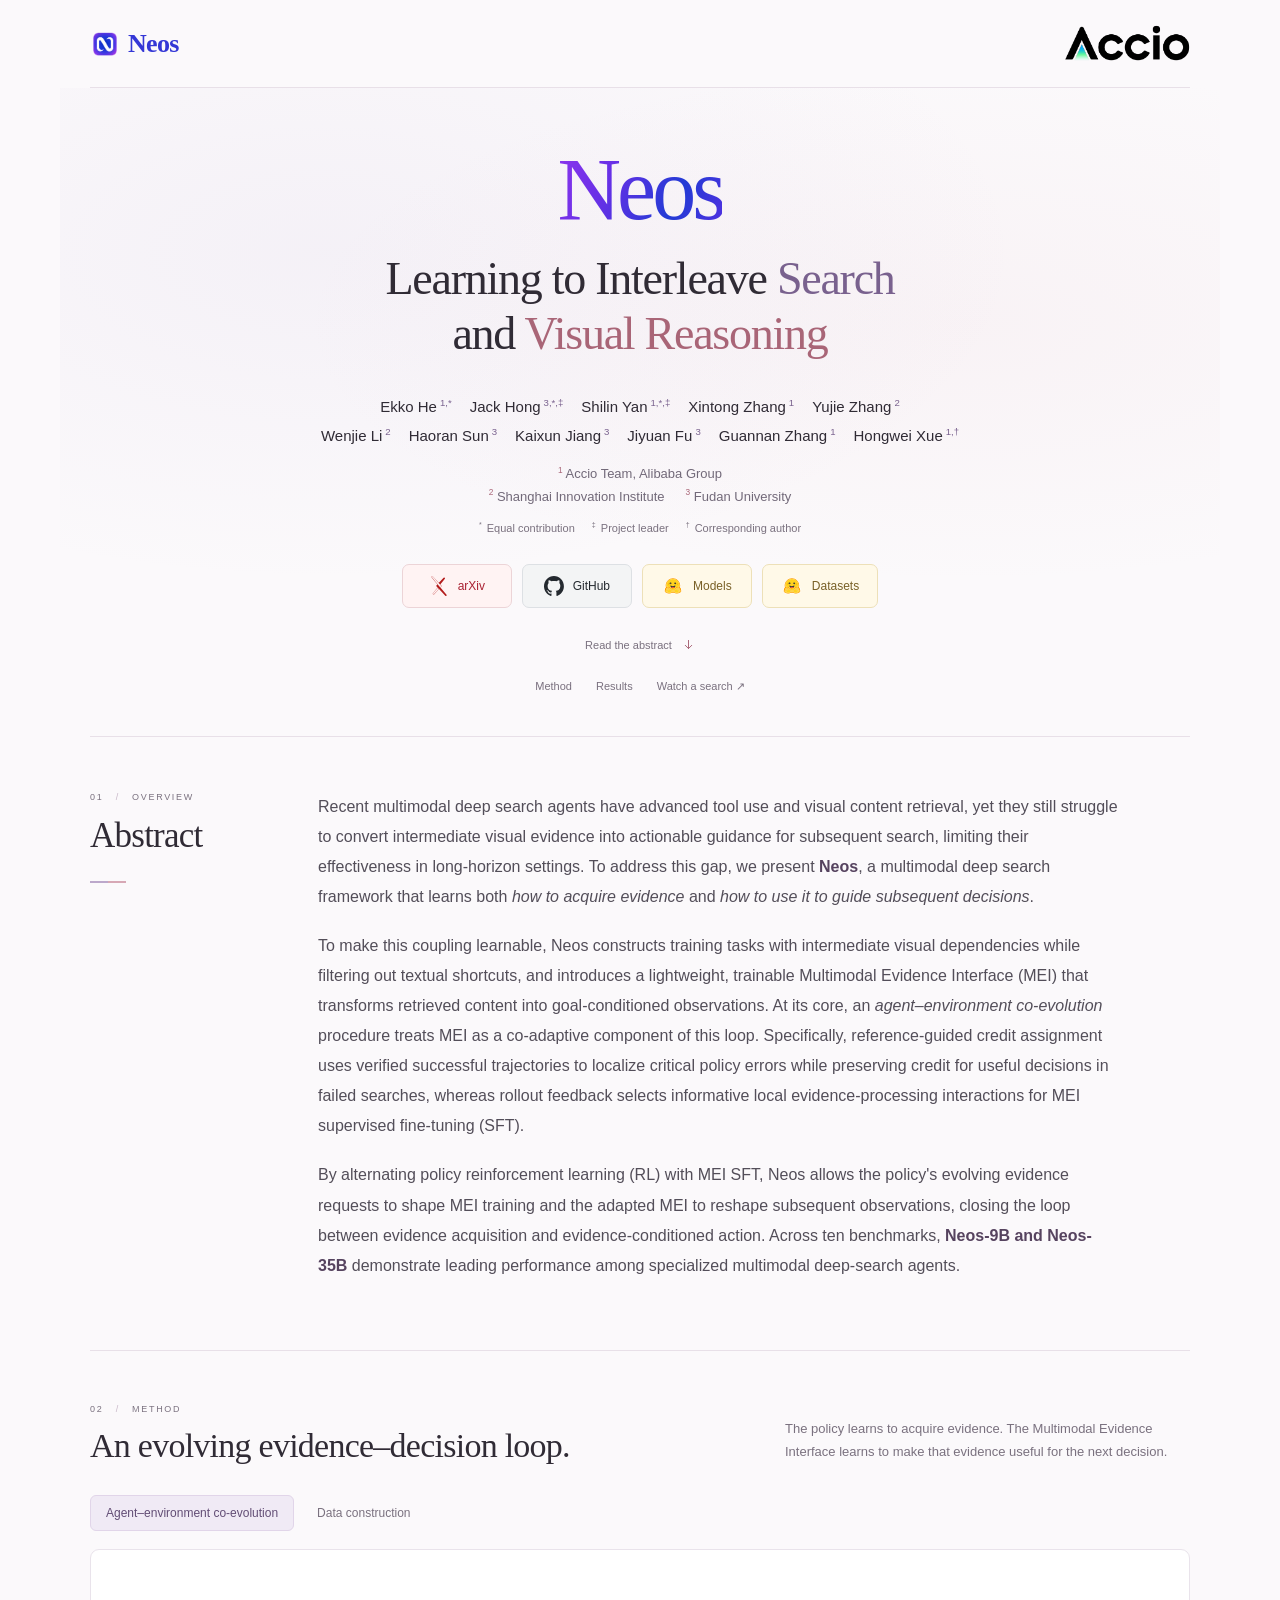
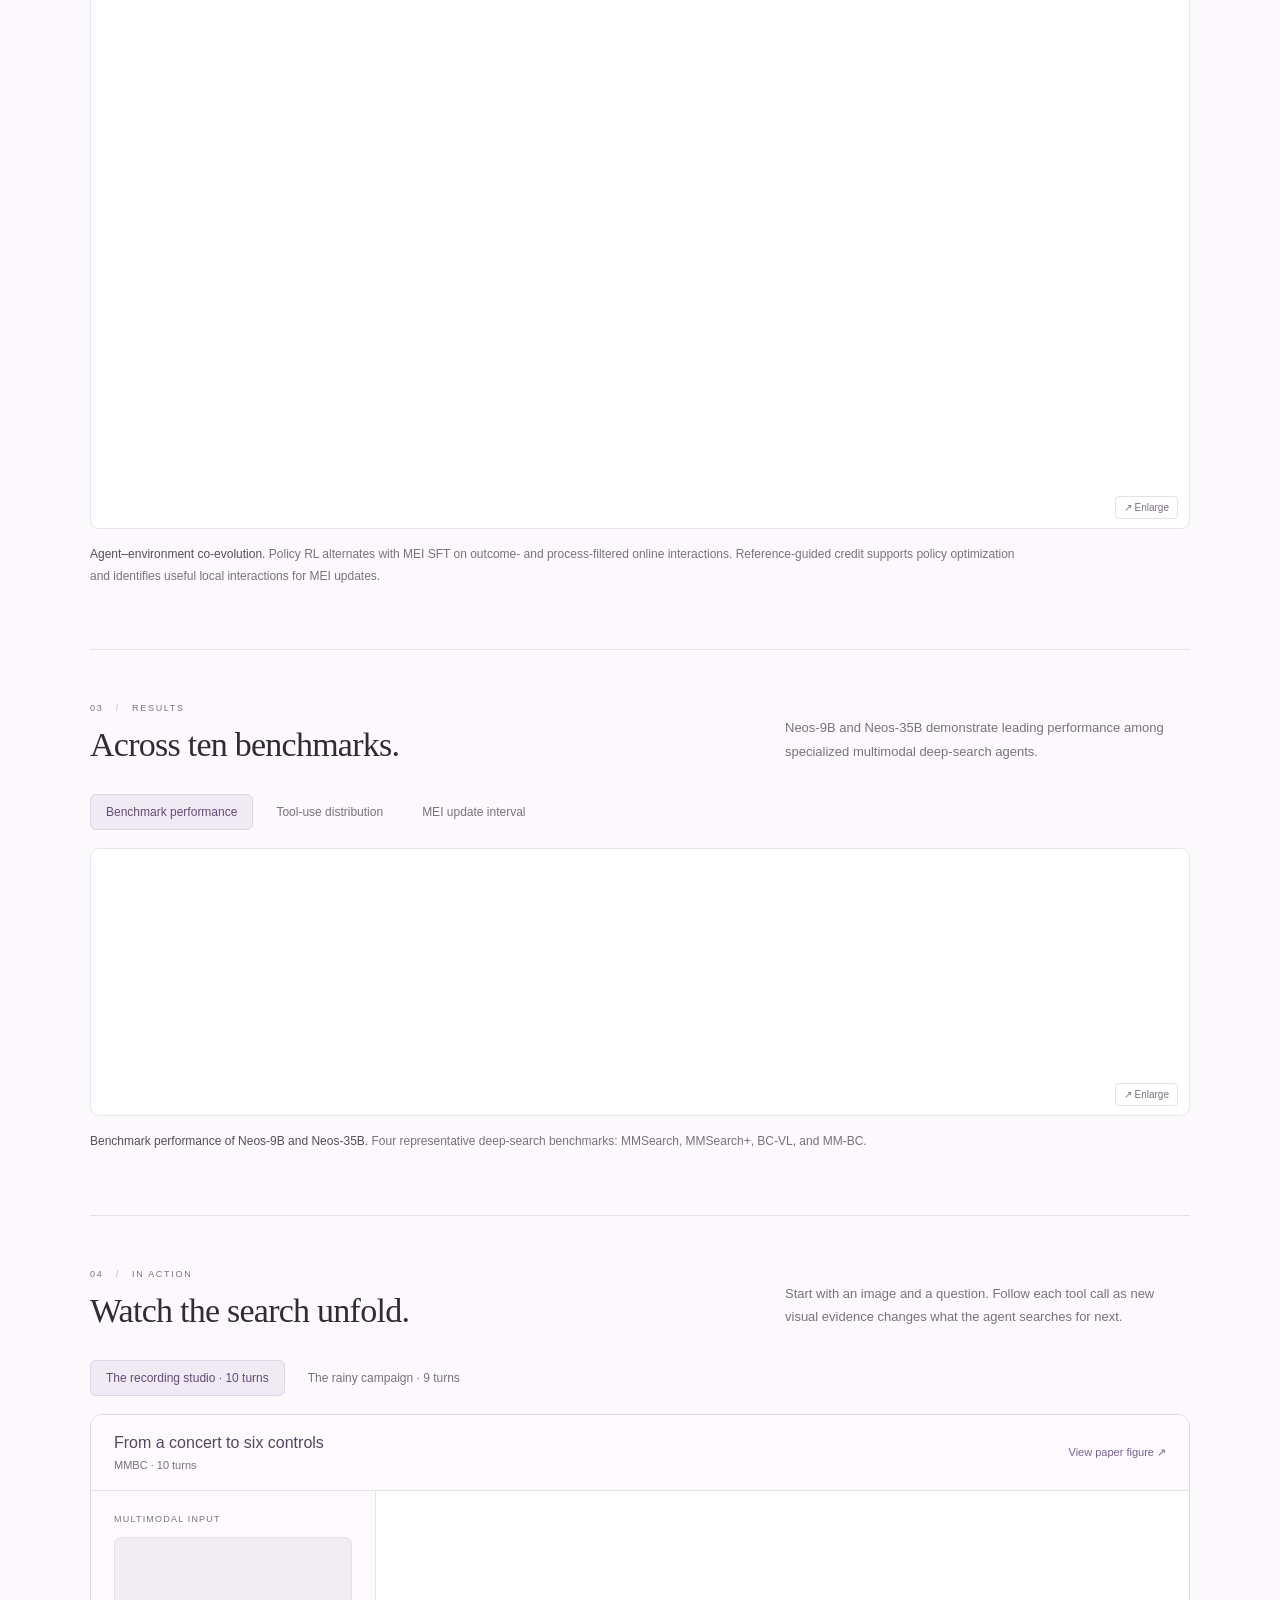
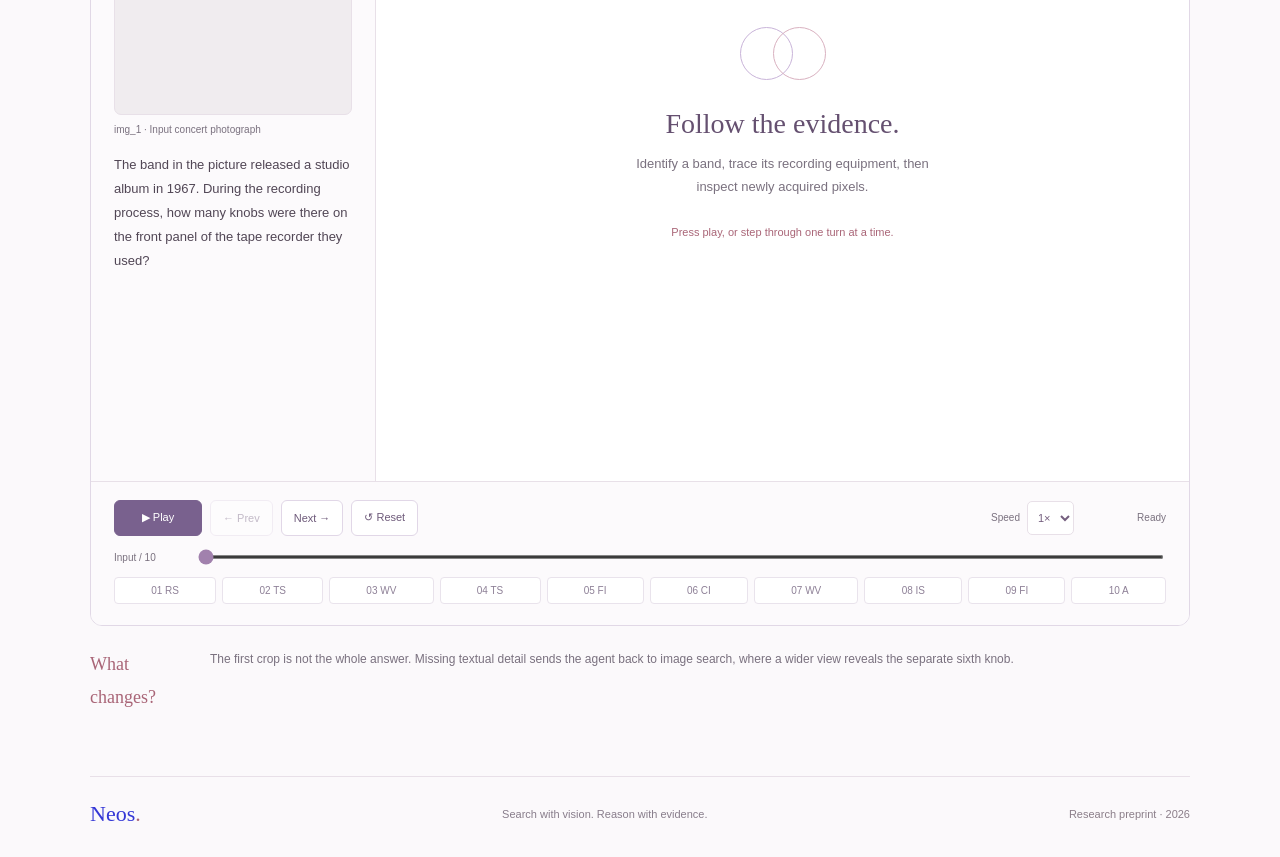
<file: index.html>
<!doctype html>
<html lang="en">
  <head>
    <meta charset="utf-8">
    <meta name="viewport" content="width=device-width, initial-scale=1">
    <meta http-equiv="refresh" content="0; url=Neos/">
    <link rel="canonical" href="https://ekko-he.github.io/Neos/">
    <title>Neos</title>
  </head>
  <body><a href="Neos/">Neos</a></body>
</html>
</file>
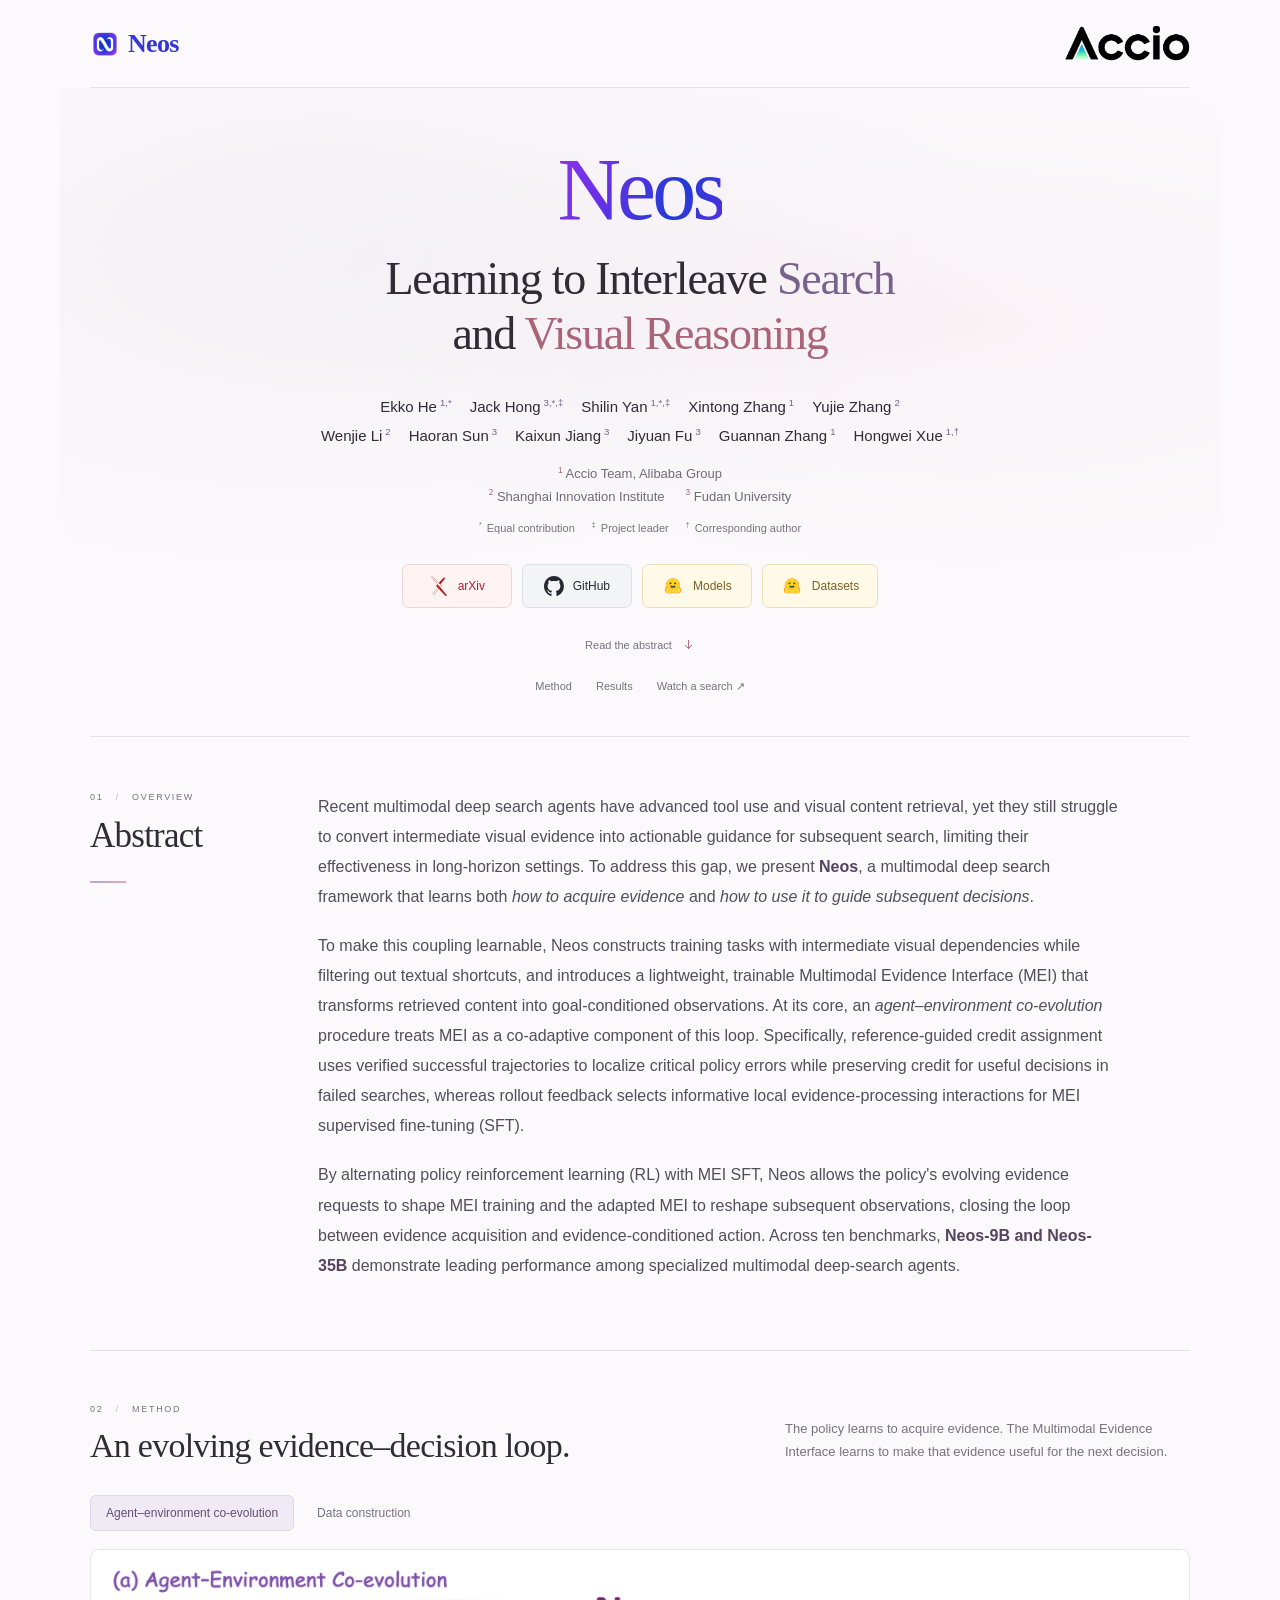
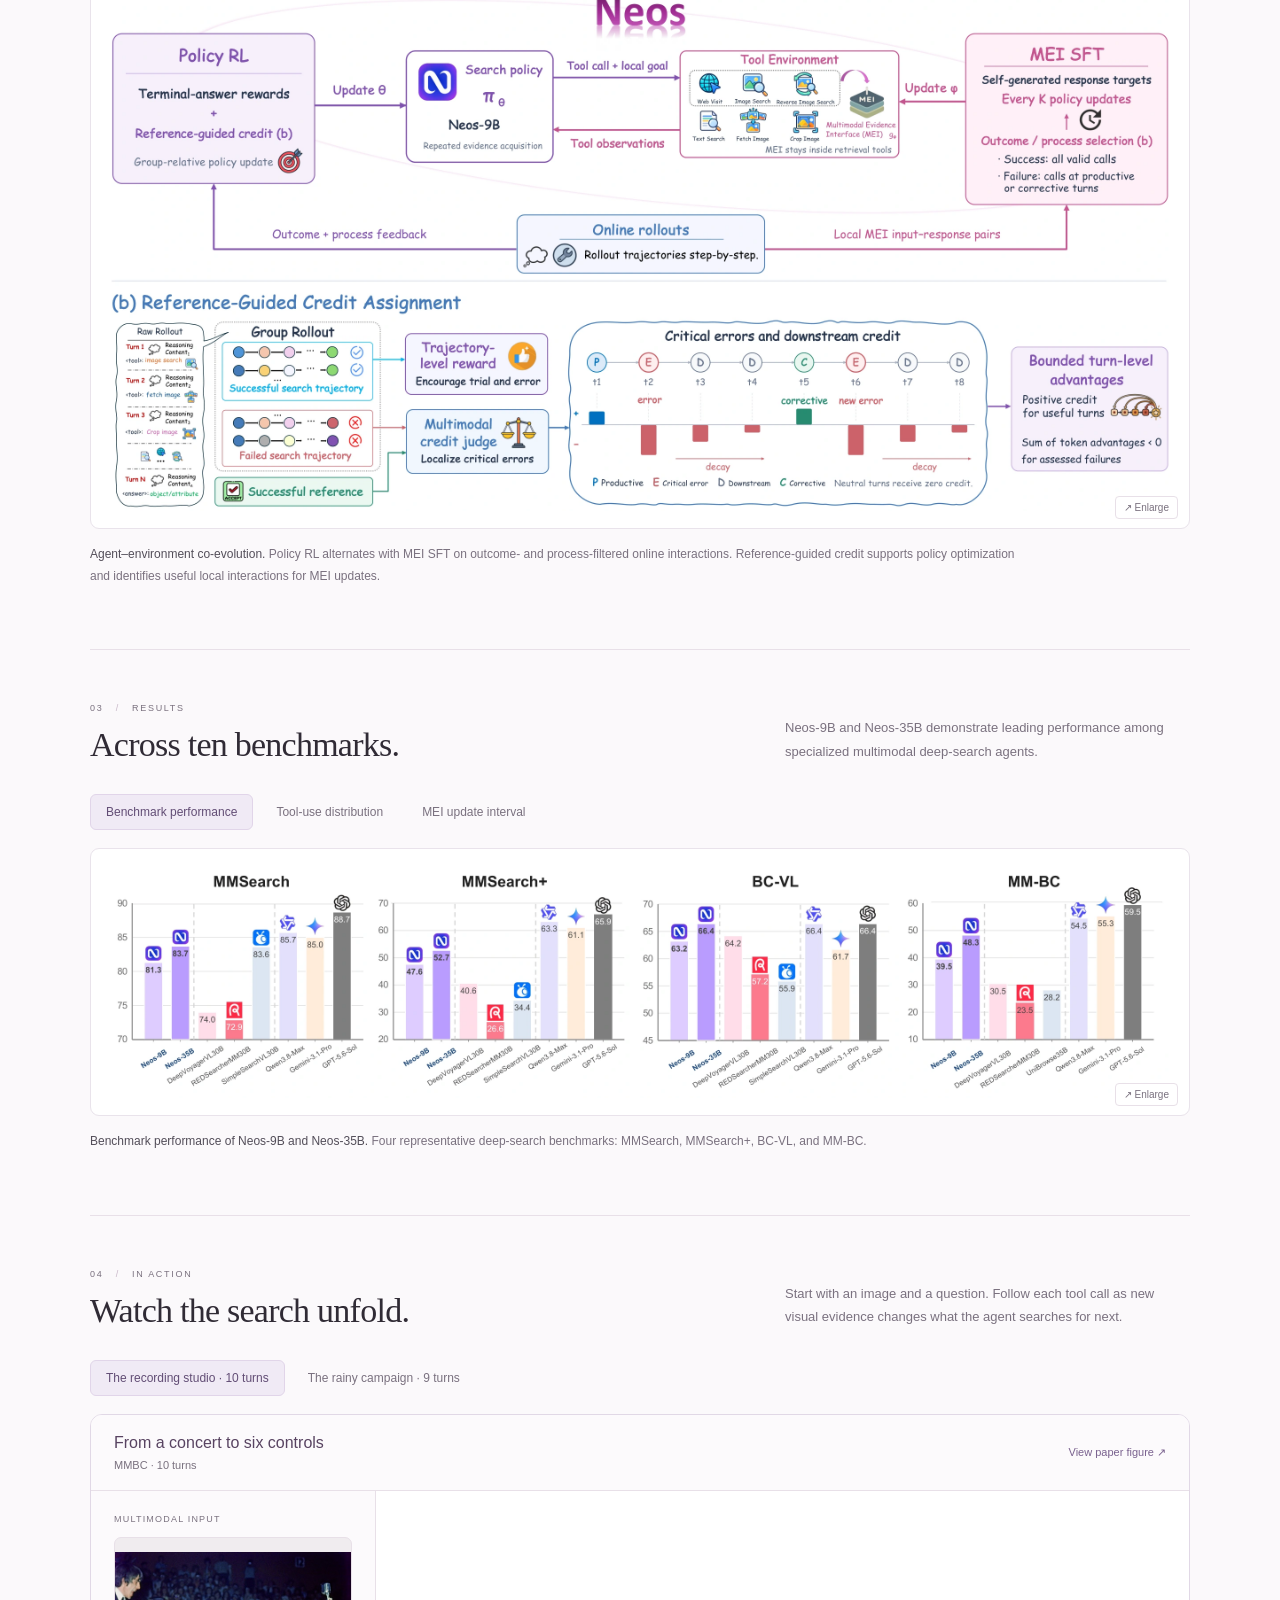
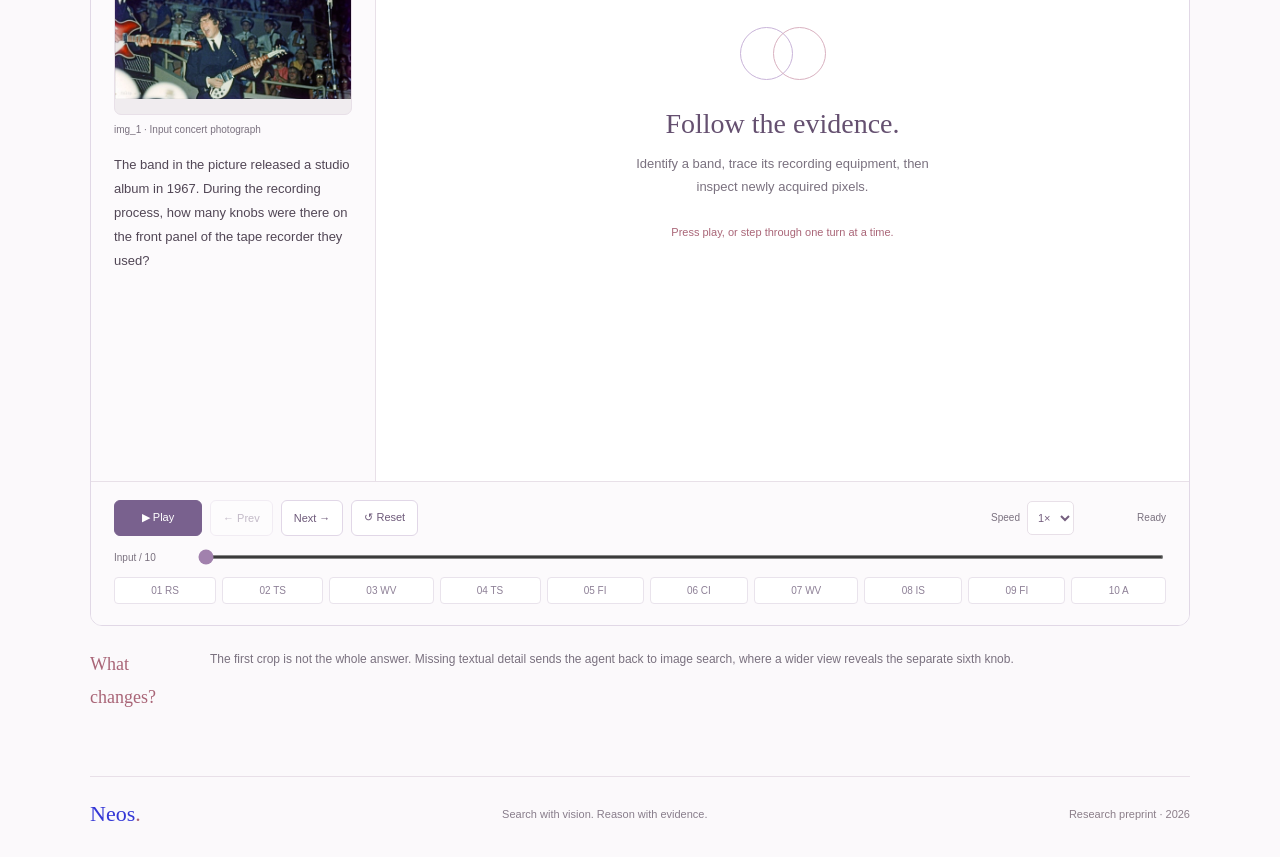
<file: Neos/index.html>
<!doctype html>
<html lang="en">
  <head>
    <meta charset="utf-8">
    <meta name="viewport" content="width=device-width, initial-scale=1">
    <meta name="color-scheme" content="light">
    <meta name="theme-color" content="#fbf9fb">
    <meta name="neos-preview-build" content="20261010-preload">
    <meta name="description" content="Neos is a multimodal deep search framework that learns to interleave search and visual reasoning through agent–environment co-evolution.">
    <meta property="og:type" content="website">
    <meta property="og:url" content="https://ekko-he.github.io/Neos/">
    <meta property="og:title" content="Neos: Learning to Interleave Search and Visual Reasoning">
    <meta property="og:description" content="Learning how to acquire visual evidence—and how to use it to guide subsequent decisions.">
    <title>Neos · Learning to Interleave Search and Visual Reasoning</title>
    <link rel="canonical" href="https://ekko-he.github.io/Neos/">
    <link rel="icon" type="image/png" href="assets/neos-logo.png">
    <link rel="stylesheet" href="styles.css?v=20261009-clean-ui">
    <script src="cases.js?v=20261009-paper-update" defer></script>
    <script src="preload.js?v=20261010" defer></script>
    <script src="site.js?v=20261009-clean-ui" defer></script>
  </head>
  <body>
    <a class="skip-link" href="#abstract">Skip to abstract</a>

    <header class="site-header page-width">
      <a class="brand" href="#top" aria-label="Neos, back to top">
        <img src="assets/neos-logo.png" alt="" width="30" height="30">
        <span>Neos</span>
      </a>
      <img class="accio-logo" src="assets/brand/accio.svg" alt="Accio" width="126" height="37">
    </header>

    <main id="top">
      <section class="hero page-width" aria-labelledby="paper-title">
        <h1 id="paper-title">
          <span class="project-name">Neos<span class="sr-only">: </span></span>
          <span class="paper-title">Learning to Interleave <span class="search-word">Search</span><br class="title-break">
            and <span class="vision-word">Visual Reasoning</span></span>
        </h1>

        <div class="authors" aria-label="Authors">
          <div class="author-row">
            <span>Ekko He<sup>1,*</sup></span>
            <span>Jack Hong<sup>3,*,‡</sup></span>
            <span>Shilin Yan<sup>1,*,‡</sup></span>
            <span>Xintong Zhang<sup>1</sup></span>
            <span>Yujie Zhang<sup>2</sup></span>
          </div>
          <div class="author-row">
            <span>Wenjie Li<sup>2</sup></span>
            <span>Haoran Sun<sup>3</sup></span>
            <span>Kaixun Jiang<sup>3</sup></span>
            <span>Jiyuan Fu<sup>3</sup></span>
            <span>Guannan Zhang<sup>1</sup></span>
            <span>Hongwei Xue<sup>1,†</sup></span>
          </div>
        </div>

        <div class="affiliations" aria-label="Affiliations">
          <p><sup>1</sup> Accio Team, Alibaba Group</p>
          <p class="affiliation-row">
            <span><sup>2</sup> Shanghai Innovation Institute</span>
            <span><sup>3</sup> Fudan University</span>
          </p>
        </div>

        <p class="contributions">
          <span><sup>*</sup> Equal contribution</span>
          <span><sup>‡</sup> Project leader</span>
          <span><sup>†</sup> Corresponding author</span>
        </p>

        <div class="resources" role="group" aria-label="Project resources">
          <button class="resource-button resource-paper" type="button" disabled aria-label="arXiv paper">
            <img class="resource-logo" src="assets/brand/arxiv.svg" alt="" width="20" height="20">
            arXiv
          </button>
          <a class="resource-button resource-github" href="https://github.com/Ekko-He/Neos" target="_blank" rel="noopener noreferrer" aria-label="GitHub repository">
            <img class="resource-logo" src="assets/brand/github.svg" alt="" width="20" height="20">
            GitHub
          </a>
          <button class="resource-button resource-huggingface" type="button" disabled aria-label="Hugging Face models">
            <img class="resource-logo" src="assets/brand/huggingface.svg" alt="" width="22" height="22">
            Models
          </button>
          <button class="resource-button resource-huggingface" type="button" disabled aria-label="Hugging Face datasets">
            <img class="resource-logo" src="assets/brand/huggingface.svg" alt="" width="22" height="22">
            Datasets
          </button>
        </div>
        <a class="read-abstract" href="#abstract">
          Read the abstract
          <svg viewBox="0 0 16 16" fill="none" aria-hidden="true"><path d="M8 3v10m-4-4 4 4 4-4"/></svg>
        </a>
        <nav class="section-nav" aria-label="Page sections">
          <a href="#method">Method</a>
          <a href="#results">Results</a>
          <a href="#demo">Watch a search ↗</a>
        </nav>
      </section>

      <section class="abstract-section page-width" id="abstract" aria-labelledby="abstract-title">
        <div class="section-heading">
          <p class="eyebrow section-index">01 <span aria-hidden="true">/</span> Overview</p>
          <h2 id="abstract-title">Abstract</h2>
          <span class="section-rule" aria-hidden="true"></span>
        </div>

        <div class="abstract-copy">
          <p>Recent multimodal deep search agents have advanced tool use and visual content retrieval, yet they still struggle to convert intermediate visual evidence into actionable guidance for subsequent search, limiting their effectiveness in long-horizon settings. To address this gap, we present <strong>Neos</strong>, a multimodal deep search framework that learns both <em>how to acquire evidence</em> and <em>how to use it to guide subsequent decisions</em>.</p>

          <p>To make this coupling learnable, Neos constructs training tasks with intermediate visual dependencies while filtering out textual shortcuts, and introduces a lightweight, trainable Multimodal Evidence Interface (MEI) that transforms retrieved content into goal-conditioned observations. At its core, an <em>agent–environment co-evolution</em> procedure treats MEI as a co-adaptive component of this loop. Specifically, reference-guided credit assignment uses verified successful trajectories to localize critical policy errors while preserving credit for useful decisions in failed searches, whereas rollout feedback selects informative local evidence-processing interactions for MEI supervised fine-tuning (SFT).</p>

          <p>By alternating policy reinforcement learning (RL) with MEI SFT, Neos allows the policy's evolving evidence requests to shape MEI training and the adapted MEI to reshape subsequent observations, closing the loop between evidence acquisition and evidence-conditioned action. Across ten benchmarks, <strong>Neos-9B and Neos-35B</strong> demonstrate leading performance among specialized multimodal deep-search agents.</p>
        </div>
      </section>
      <section class="research-section page-width" id="method" aria-labelledby="method-title" data-figure-group>
        <div class="section-intro">
          <div>
            <p class="eyebrow section-index">02 <span aria-hidden="true">/</span> Method</p>
            <h2 id="method-title">An evolving evidence–decision loop.</h2>
          </div>
          <p class="section-description">The policy learns to acquire evidence. The Multimodal Evidence Interface learns to make that evidence useful for the next decision.</p>
        </div>
        <div class="figure-tabs" role="group" aria-label="Method figure selection">
          <button type="button" class="tab-button" data-figure-target="figure-training" aria-pressed="true" aria-controls="figure-training">Agent–environment co-evolution</button>
          <button type="button" class="tab-button" data-figure-target="figure-data" aria-pressed="false" aria-controls="figure-data">Data construction</button>
        </div>
        <figure class="paper-figure" id="figure-training" data-figure-panel>
          <button class="figure-open" type="button" data-full-image="assets/figures/training.webp?v=20261009-paper-update" data-caption="Agent–environment co-evolution" aria-label="Enlarge the agent–environment co-evolution figure">
            <img src="assets/figures/training.webp?v=20261009-paper-update" width="2400" height="1228" alt="Neos training overview: reference-guided policy reinforcement learning alternates with supervised fine-tuning of the Multimodal Evidence Interface." loading="lazy" decoding="async">
            <span class="zoom-hint" aria-hidden="true">↗ Enlarge</span>
          </button>
          <figcaption><strong>Agent–environment co-evolution.</strong> Policy RL alternates with MEI SFT on outcome- and process-filtered online interactions. Reference-guided credit supports policy optimization and identifies useful local interactions for MEI updates.</figcaption>
        </figure>
        <figure class="paper-figure" id="figure-data" data-figure-panel hidden>
          <button class="figure-open" type="button" data-full-image="assets/figures/data-pipeline.webp?v=20261009-paper-update" data-caption="Data synthesis pipeline" aria-label="Enlarge the data construction figure">
            <img src="assets/figures/data-pipeline.webp?v=20261009-paper-update" width="2400" height="1449" alt="Data construction with visual checkpoints, blind visual grounding, question rewriting, shortcut screening, and verified search trajectories." loading="lazy" decoding="async">
            <span class="zoom-hint" aria-hidden="true">↗ Enlarge</span>
          </button>
          <figcaption><strong>Data synthesis pipeline.</strong> Reasoning structures with visual checkpoints undergo blind visual grounding, question rewriting, and shortcut screening. Verified successful searches provide policy demonstrations, success references, and local MEI training interactions.</figcaption>
        </figure>
      </section>

      <section class="research-section page-width" id="results" aria-labelledby="results-title" data-figure-group>
        <div class="section-intro">
          <div>
            <p class="eyebrow section-index">03 <span aria-hidden="true">/</span> Results</p>
            <h2 id="results-title">Across ten benchmarks.</h2>
          </div>
          <p class="section-description">Neos-9B and Neos-35B demonstrate leading performance among specialized multimodal deep-search agents.</p>
        </div>
        <div class="figure-tabs" role="group" aria-label="Results figure selection">
          <button type="button" class="tab-button" data-figure-target="figure-benchmarks" aria-pressed="true" aria-controls="figure-benchmarks">Benchmark performance</button>
          <button type="button" class="tab-button" data-figure-target="figure-tools" aria-pressed="false" aria-controls="figure-tools">Tool-use distribution</button>
          <button type="button" class="tab-button" data-figure-target="figure-mei-interval" aria-pressed="false" aria-controls="figure-mei-interval">MEI update interval</button>
        </div>
        <figure class="paper-figure" id="figure-benchmarks" data-figure-panel>
          <button class="figure-open" type="button" data-full-image="assets/figures/benchmarks.webp?v=20261009-paper-update" data-caption="Benchmark performance of Neos-9B and Neos-35B" aria-label="Enlarge the benchmark performance figure">
            <img src="assets/figures/benchmarks.webp?v=20261009-paper-update" width="2400" height="524" alt="Bar charts comparing Neos-9B and Neos-35B with baselines on MMSearch, MMSearch+, BC-VL, and MM-BC." loading="lazy" decoding="async">
            <span class="zoom-hint" aria-hidden="true">↗ Enlarge</span>
          </button>
          <figcaption><strong>Benchmark performance of Neos-9B and Neos-35B.</strong> Four representative deep-search benchmarks: MMSearch, MMSearch+, BC-VL, and MM-BC.</figcaption>
        </figure>
        <figure class="paper-figure" id="figure-tools" data-figure-panel hidden>
          <button class="figure-open" type="button" data-full-image="assets/figures/tool-use.webp?v=20261009-paper-update" data-caption="Tool-call distribution across ten benchmarks" aria-label="Enlarge the tool-use distribution figure">
            <img src="assets/figures/tool-use.webp?v=20261009-paper-update" width="2400" height="795" alt="Tool-call distributions across ten benchmarks, showing how search, page reading, image retrieval, and cropping are used." loading="lazy" decoding="async">
            <span class="zoom-hint" aria-hidden="true">↗ Enlarge</span>
          </button>
          <figcaption><strong>Tool-call distribution across ten benchmarks.</strong> The paper’s visualization of the tools used during multimodal search.</figcaption>
        </figure>
        <figure class="paper-figure" id="figure-mei-interval" data-figure-panel hidden>
          <button class="figure-open" type="button" data-full-image="assets/figures/mei-interval.webp?v=20261009-paper-update" data-caption="Effect of the MEI update interval" aria-label="Enlarge the MEI update interval figure">
            <img src="assets/figures/mei-interval.webp?v=20261009-paper-update" width="2400" height="1176" alt="BrowseComp-VL scores of the 9B model across policy updates, comparing MEI update intervals K = 1, 2, 5, 10, and 20." loading="lazy" decoding="async">
            <span class="zoom-hint" aria-hidden="true">↗ Enlarge</span>
          </button>
          <figcaption><strong>Effect of the MEI update interval on BrowseComp-VL with the 9B model.</strong> <em>K</em> is the number of policy-training batches between MEI updates.</figcaption>
        </figure>
      </section>

      <section class="research-section page-width" id="demo" aria-labelledby="demo-title">
        <div class="section-intro">
          <div>
            <p class="eyebrow section-index">04 <span aria-hidden="true">/</span> In action</p>
            <h2 id="demo-title">Watch the search unfold.</h2>
          </div>
          <p class="section-description">Start with an image and a question. Follow each tool call as new visual evidence changes what the agent searches for next.</p>
        </div>
        <div class="figure-tabs" role="group" aria-label="Example selection">
          <button class="tab-button case-selector" type="button" data-case="recorder" aria-pressed="true">The recording studio <span aria-hidden="true">· 10 turns</span></button>
          <button class="tab-button case-selector" type="button" data-case="fashion" aria-pressed="false">The rainy campaign <span aria-hidden="true">· 9 turns</span></button>
        </div>
        <noscript><p>Enable JavaScript to play the examples.</p></noscript>
        <div class="replay-shell" id="replay" aria-label="Multimodal search example">
          <div class="replay-top">
            <div>
              <h3 class="replay-title" id="replay-title">From a concert to six controls</h3>
              <div class="replay-meta" id="replay-meta">MMBC · 10 turns</div>
            </div>
            <button class="text-button" id="paper-case" type="button" data-full-image="assets/figures/recorder-case.webp?v=20261009-paper-update" data-caption="MMBC case study">View paper figure ↗</button>
          </div>
          <div class="replay-body">
            <aside class="replay-input" aria-label="Multimodal input">
              <p class="small-label">Multimodal input</p>
              <button class="input-image" id="input-image-open" type="button" data-full-image="assets/replay/recorder-img_1.webp" data-caption="Input concert photograph" aria-label="Enlarge the input image">
                <img id="input-image" src="assets/replay/recorder-img_1.webp" alt="Input concert photograph" loading="lazy" decoding="async">
              </button>
              <p class="input-caption" id="input-caption">img_1 · Input concert photograph</p>
              <p class="input-question" id="input-question"></p>
            </aside>
            <div class="replay-stage" id="replay-stage" aria-label="Current turn"></div>
          </div>
          <div class="replay-controls">
            <div class="control-row">
              <button class="control-button primary" id="replay-play" type="button" aria-pressed="false">▶ Play</button>
              <button class="control-button" id="replay-prev" type="button" aria-label="Previous turn" disabled>← Prev</button>
              <button class="control-button" id="replay-next" type="button" aria-label="Next turn">Next →</button>
              <button class="control-button" id="replay-reset" type="button" aria-label="Reset replay">↺ Reset</button>
              <label class="speed-control" for="replay-speed">Speed
                <select id="replay-speed" aria-label="Replay speed"><option value="1">1×</option><option value="2">2×</option><option value="4">4×</option></select>
              </label>
              <span class="replay-status" id="replay-status">Ready</span>
            </div>
            <div class="progress-row">
              <label for="replay-progress" id="turn-count">Input / 10</label>
              <input id="replay-progress" type="range" min="0" max="10" value="0" step="1" aria-label="Seek to a turn">
            </div>
            <div class="turn-rail" id="turn-rail" role="group" aria-label="Jump to a tool call"></div>
          </div>
        </div>
        <p class="sr-only" id="turn-announcement" aria-live="polite" aria-atomic="true"></p>
        <div class="replay-insight"><span>What changes?</span><p id="replay-insight"></p></div>
      </section>
    </main>

    <footer class="site-footer page-width">
      <span class="footer-wordmark">Neos<span aria-hidden="true">.</span></span>
      <span>Search with vision. Reason with evidence.</span>
      <span class="footer-year">Research preprint · 2026</span>
    </footer>

    <dialog class="lightbox" id="image-lightbox" aria-labelledby="lightbox-caption">
      <div class="lightbox-header">
        <p id="lightbox-caption">Paper figure</p>
        <div class="lightbox-actions">
          <button type="button" class="control-button" id="lightbox-zoom" aria-pressed="false">Zoom in</button>
          <button type="button" class="control-button" id="lightbox-close" aria-label="Close image viewer">✕ Close</button>
        </div>
      </div>
      <div class="lightbox-scroll"><img id="lightbox-image" alt=""></div>
    </dialog>
  </body>
</html>
</file>
<file: Neos/styles.css>
:root {
  color-scheme: light;
  --paper: #fbf9fb;
  --ink: #302b35;
  --body: #534e59;
  --muted: #7a717f;
  --violet: #79618e;
  --neos-blue: #3437d6;
  --rose: #a96577;
  --line: #e8e0e8;
  --serif: "Iowan Old Style", "Palatino Linotype", "Book Antiqua", Georgia, serif;
  --sans: -apple-system, BlinkMacSystemFont, "Segoe UI", Arial, sans-serif;
}

* { box-sizing: border-box; }
html { scroll-behavior: smooth; scroll-padding-top: 40px; }
body {
  margin: 0;
  background: var(--paper);
  color: var(--ink);
  font-family: var(--sans);
  -webkit-font-smoothing: antialiased;
}
::selection { background: #e9dfed; color: #3f3048; }
a { color: inherit; }
button { font: inherit; }
button, a { -webkit-tap-highlight-color: transparent; }
a:focus-visible { outline: 2px solid var(--violet); outline-offset: 7px; border-radius: 3px; }
sup { font-size: .64em; line-height: 0; position: relative; vertical-align: super; }
.page-width { width: min(1100px, calc(100% - 96px)); margin-inline: auto; }
.sr-only {
  position: absolute;
  width: 1px;
  height: 1px;
  padding: 0;
  margin: -1px;
  overflow: hidden;
  clip-path: inset(50%);
  white-space: nowrap;
  border: 0;
}
.skip-link {
  position: absolute;
  top: 12px;
  left: 16px;
  z-index: 5;
  padding: 12px 18px;
  background: white;
  transform: translateY(-180%);
}
.skip-link:focus { transform: translateY(0); }

/* An understated masthead, like the running header of a research paper. */
.site-header {
  min-height: 88px;
  display: flex;
  align-items: center;
  justify-content: space-between;
  gap: 24px;
  border-bottom: 1px solid var(--line);
}
.brand { display: inline-flex; align-items: center; gap: 8px; text-decoration: none; }
.brand img { display: block; object-fit: contain; }
.brand span { font-family: var(--serif); font-size: 26px; font-weight: 600; letter-spacing: -.7px; color: var(--neos-blue); }
.accio-logo { display: block; width: 126px; height: auto; object-fit: contain; mix-blend-mode: multiply; }

/* Soft, near-white color washes; typography remains the main visual element. */
.hero {
  position: relative;
  isolation: isolate;
  padding: 57px 0 39px;
  text-align: center;
}
.hero::before {
  content: "";
  position: absolute;
  z-index: -1;
  inset: 0 -30px 60px;
  pointer-events: none;
  background:
    radial-gradient(ellipse at 23% 28%, rgb(167 144 197 / 8%), transparent 55%),
    radial-gradient(ellipse at 78% 40%, rgb(219 167 179 / 8%), transparent 52%);
}
.eyebrow { margin: 0; color: var(--muted); text-transform: uppercase; font-size: 10px; font-weight: 500; letter-spacing: 2.3px; }
h1 { margin: 0; font-family: var(--serif); font-weight: 400; }
.project-name { display: block; width: fit-content; margin-inline: auto; color: var(--neos-blue); font-size: clamp(66px, 7vw, 88px); line-height: 1.03; letter-spacing: -4px; }
@supports ((background-clip: text) or (-webkit-background-clip: text)) {
  .project-name { background: linear-gradient(115deg, #8d35ed 0%, #6630e6 33%, #223bd5 70%, #5430e1 100%); -webkit-background-clip: text; background-clip: text; -webkit-text-fill-color: transparent; }
}
.paper-title { display: block; margin-top: 15px; font-size: clamp(30px, 3.6vw, 46px); line-height: 1.2; letter-spacing: -1.25px; text-wrap: balance; }
.search-word { color: var(--violet); }
.vision-word { color: var(--rose); }

.authors { margin-top: 32px; font-size: 15px; line-height: 1.9; }
.author-row { display: flex; flex-wrap: wrap; justify-content: center; gap: 0 18px; }
.author-row > span { white-space: nowrap; }
.authors sup { margin-left: 3px; color: var(--violet); }
.affiliations { margin-top: 13px; color: #726979; font-size: 13px; line-height: 1.75; }
.affiliations p { margin: 0; }
.affiliation-row { display: flex; flex-wrap: wrap; justify-content: center; gap: 0 21px; }
.affiliation-row > span { white-space: nowrap; }
.affiliations sup { color: var(--rose); }
.contributions { display: flex; flex-wrap: wrap; justify-content: center; gap: 4px 17px; margin: 11px 0 0; font-size: 11px; line-height: 1.6; color: var(--muted); }
.contributions span { white-space: nowrap; }
.contributions sup { margin-right: 2px; }

.resources { display: flex; justify-content: center; flex-wrap: wrap; gap: 10px; margin-top: 27px; }
.resource-button {
  display: inline-flex;
  align-items: center;
  justify-content: center;
  gap: 9px;
  min-height: 42px;
  min-width: 110px;
  padding: 10px 18px;
  border: 1px solid #e1d9e5;
  border-radius: 7px;
  background: #f7f3f9;
  color: #6e5b7e;
  font-size: 12px;
  font-weight: 500;
  text-decoration: none;
}
.resource-button:disabled { opacity: 1; cursor: default; -webkit-text-fill-color: currentColor; }
.resource-logo { display: block; width: 20px; height: 20px; object-fit: contain; flex-shrink: 0; }
.resource-paper { background: #fff3f3; border-color: #ecd4d7; color: #aa2132; }
.resource-github { background: #f3f4f5; border-color: #dde0e4; color: #24292f; }
.resource-huggingface { background: #fff9e8; border-color: #ede0b8; color: #796027; }
.resource-huggingface .resource-logo { width: 22px; height: 22px; }
.resource-button:not(:disabled):hover { border-color: var(--violet); background: #efe7f4; }
.read-abstract { display: inline-flex; align-items: center; gap: 10px; margin-top: 30px; text-decoration: none; font-size: 11px; color: var(--muted); }
.read-abstract svg { width: 13px; height: 13px; stroke: var(--rose); stroke-width: 1.2; stroke-linecap: round; stroke-linejoin: round; transition: transform .2s ease; }
.read-abstract:hover { color: var(--ink); }
.read-abstract:hover svg { transform: translateY(3px); }

/* Editorial two-column abstract; no cards or extra, unrequested sections. */
.abstract-section { display: grid; grid-template-columns: 190px minmax(0, 1fr); column-gap: 38px; border-top: 1px solid var(--line); padding: 55px 0 69px; }
.section-index { font-size: 9px; letter-spacing: 1.7px; }
.section-index span { margin-inline: 8px; color: #c7b6c7; }
h2 { margin: 13px 0 0; font-family: var(--serif); font-weight: 400; font-size: 35px; line-height: 1.2; letter-spacing: -.75px; }
.section-rule { display: block; width: 36px; height: 2px; margin-top: 24px; background: linear-gradient(90deg, #bca8cb 50%, #d7a8b5 50%); }
.abstract-copy { max-width: 800px; color: var(--body); font-size: 16px; line-height: 1.88; }
.abstract-copy p { margin: 0 0 19px; }
.abstract-copy p:last-child { margin-bottom: 0; }
.abstract-copy strong { font-weight: 600; color: #56435f; }
.abstract-copy em { font-style: italic; }

.site-footer { display: flex; justify-content: space-between; align-items: center; gap: 20px; padding: 24px 0 30px; border-top: 1px solid var(--line); color: #887d8b; font-size: 11px; }
.footer-wordmark { font-family: var(--serif); font-size: 22px; color: var(--neos-blue); }
.footer-wordmark > span { color: var(--rose); }
.footer-year { color: #8b7e89; }

@media (max-width: 800px) {
  .page-width { width: calc(100% - 56px); }
  .hero { padding-top: 46px; }
  .hero::before { inset-inline: -20px; }
  .abstract-section { grid-template-columns: 145px minmax(0, 1fr); gap: 25px; padding-top: 43px; }
  .abstract-copy { font-size: 15px; }
  h2 { font-size: 31px; }
}

@media (max-width: 600px) {
  html { scroll-padding-top: 24px; }
  .page-width { width: calc(100% - 40px); }
  .site-header { min-height: 72px; gap: 12px; }
  .brand img { width: 27px; height: 27px; }
  .brand span { font-size: 24px; }
  .accio-logo { width: 106px; }
  .hero { padding: 40px 0 32px; }
  .hero::before { inset-inline: -15px; }
  h1 { margin-top: 0; }
  .project-name { font-size: 70px; letter-spacing: -3px; }
  .paper-title { font-size: clamp(28px, 7.7vw, 38px); letter-spacing: -.85px; line-height: 1.22; margin-top: 17px; }
  .title-break { display: none; }
  .authors { margin-top: 26px; font-size: 13px; line-height: 2; }
  .author-row { gap: 0 14px; }
  .affiliations { font-size: 11px; margin-top: 14px; line-height: 1.9; }
  .affiliation-row { gap: 0 12px; }
  .contributions { font-size: 9px; gap: 4px 11px; margin-top: 12px; }
  .resources { gap: 8px; margin-top: 24px; display: grid; grid-template-columns: repeat(2, minmax(0, 1fr)); max-width: 310px; margin-inline: auto; }
  .resource-button { min-height: 43px; min-width: 0; }
  .read-abstract { margin-top: 25px; }
  .abstract-section { display: block; padding: 32px 0 42px; }
  .section-heading { margin-bottom: 24px; }
  h2 { margin-top: 10px; font-size: 33px; }
  .section-rule { margin-top: 15px; width: 30px; }
  .abstract-copy { font-size: 15px; line-height: 1.85; }
  .abstract-copy p { margin-bottom: 19px; }
  .site-footer { display: grid; grid-template-columns: 1fr auto; gap: 8px 12px; padding: 20px 0 24px; font-size: 10px; }
  .site-footer > :nth-child(2) { grid-column: 1 / -1; grid-row: 2; }
}

@media (prefers-reduced-motion: reduce) {
  html { scroll-behavior: auto; }
  .read-abstract svg { transition: none; }
}

/* Paper figures and recorded, turn-by-turn visual evidence. */
.section-nav { display: flex; justify-content: center; flex-wrap: wrap; gap: 12px 24px; margin-top: 27px; font-size: 11px; color: var(--muted); }
.section-nav a { text-decoration: none; border-bottom: 1px solid transparent; padding-bottom: 3px; }
.section-nav a:hover { color: var(--violet); border-color: #d1bedb; }
.research-section { border-top: 1px solid var(--line); padding-block: 53px 62px; }
.section-intro { display: flex; justify-content: space-between; align-items: flex-end; gap: 30px; margin-bottom: 28px; }
.section-intro h2 { font-size: 34px; margin-top: 12px; }
.section-description { max-width: 405px; font-size: 13px; line-height: 1.8; color: var(--muted); margin: 0 0 3px; }
.figure-tabs { display: flex; flex-wrap: wrap; gap: 7px; margin: 0 0 18px; }
.tab-button { border: 1px solid transparent; border-radius: 6px; background: transparent; padding: 10px 15px; font-size: 12px; color: var(--muted); cursor: pointer; }
.tab-button[aria-pressed="true"] { color: #624d75; border-color: #e1d5e9; background: #f0eaf5; }
.tab-button:hover { background: #f4eef6; }
button:focus-visible, summary:focus-visible, input:focus-visible, select:focus-visible { outline: 2px solid var(--violet); outline-offset: 3px; }
[hidden] { display: none !important; }
.paper-figure { margin: 0; }
.figure-open { position: relative; display: block; width: 100%; padding: 17px; border: 1px solid #e9e3eb; border-radius: 9px; background: #fff; cursor: zoom-in; }
.figure-open img { width: 100%; height: auto; display: block; }
.zoom-hint { position: absolute; bottom: 9px; right: 11px; border: 1px solid var(--line); border-radius: 4px; background: rgb(255 255 255 / 94%); padding: 5px 8px; color: var(--muted); font-size: 10px; }
.paper-figure figcaption { margin: 15px 0 0; color: var(--muted); font-size: 12px; line-height: 1.8; max-width: 930px; }
.paper-figure figcaption strong { color: var(--body); font-weight: 500; }
.static-note { margin: 13px 0 0; font-size: 11px; line-height: 1.75; color: var(--muted); }
.replay-shell { border: 1px solid #e1d8e6; border-radius: 12px; background: #fff; overflow: hidden; }
.replay-top { padding: 19px 23px; border-bottom: 1px solid var(--line); display: flex; justify-content: space-between; gap: 18px; align-items: center; background: #fcfafc; }
.replay-title { margin: 0; font-size: 16px; font-weight: 500; color: #584361; }
.replay-meta { color: var(--muted); font-size: 11px; margin-top: 7px; }
.text-button { background: none; border: 0; font-size: 11px; padding: 8px 0 8px 12px; color: var(--violet); cursor: pointer; white-space: nowrap; }
.text-button:hover { color: var(--rose); }
.replay-body { display: grid; grid-template-columns: 285px minmax(0, 1fr); min-height: 590px; }
.replay-input { padding: 23px; border-right: 1px solid var(--line); background: #fcfafc; }
.small-label { margin: 0 0 13px; color: var(--muted); text-transform: uppercase; letter-spacing: 1.2px; font-size: 9px; font-weight: 500; }
.input-image { display: block; width: 100%; padding: 0; border: 1px solid var(--line); border-radius: 7px; background: #f0ecef; overflow: hidden; cursor: zoom-in; }
.input-image img { display: block; width: 100%; height: 176px; object-fit: contain; }
.input-question { margin: 18px 0 0; min-height: 142px; color: #514655; font-size: 13px; line-height: 1.85; }
.input-caption { margin: 9px 0 0; font-size: 10px; color: var(--muted); }
.replay-stage { padding: 24px 27px; min-width: 0; }
.turn-header { display: flex; align-items: center; justify-content: space-between; gap: 12px; min-height: 28px; margin-bottom: 21px; }
.turn-label { font-size: 10px; letter-spacing: 1.2px; color: var(--muted); text-transform: uppercase; }
.tool-badge { display: inline-flex; align-items: center; border: 1px solid #e5dcec; border-radius: 5px; padding: 6px 9px; color: #715182; background: #f5eff8; font: 11px var(--sans); }
.tool-badge.visual { color: #a56173; background: #fcf0f3; border-color: #eed7df; }
.tool-badge.answer { color: #56766b; background: #eff7f3; border-color: #dce9e1; }
.tool-badge.warning { color: #977144; background: #fbf5eb; border-color: #e9dbc6; }
.stage-empty { display: grid; place-content: center; text-align: center; min-height: 440px; }
.stage-orbits { width: 86px; height: 55px; position: relative; margin: 0 auto 26px; }
.stage-orbits::before, .stage-orbits::after { content: ""; position: absolute; top: 0; width: 51px; height: 51px; border: 1px solid #c9b4d9; border-radius: 50%; }
.stage-orbits::before { left: 0; }
.stage-orbits::after { right: 0; border-color: #d9b1c0; }
.stage-empty h3 { font-family: var(--serif); font-weight: 400; font-size: 28px; margin: 0 0 12px; color: #655070; }
.stage-empty p { font-size: 13px; line-height: 1.8; max-width: 330px; margin: 0 auto; color: var(--muted); }
.stage-empty .start-hint { margin-top: 24px; font-size: 11px; color: var(--rose); }
.action-summary { font-size: 15px; line-height: 1.85; min-height: 55px; color: #493c51; margin: 0; }
.streaming::after { content: ""; display: inline-block; width: 2px; height: 1em; margin-left: 3px; background: #b18bad; vertical-align: -.1em; animation: cursor-blink 1s steps(2, start) infinite; }
@keyframes cursor-blink { to { opacity: 0; } }
.tool-request { margin-top: 16px; border: 1px solid var(--line); border-radius: 6px; background: #fcfafc; }
.tool-request summary { cursor: pointer; padding: 10px 12px; color: var(--muted); font: 11px ui-monospace, SFMono-Regular, Consolas, monospace; }
.tool-request pre { margin: 0; padding: 0 12px 12px; max-height: 160px; overflow: auto; white-space: pre-wrap; overflow-wrap: anywhere; color: #745e7d; font: 11px/1.8 ui-monospace, SFMono-Regular, Consolas, monospace; }
.observation-block { margin-top: 23px; padding-top: 18px; border-top: 1px solid var(--line); }
.observation-block .small-label { margin-bottom: 8px; }
.observation-text { margin: 0; color: var(--body); font-size: 13px; line-height: 1.85; min-height: 48px; }
.observation-block.is-warning { border-top-color: #e3c79e; }
.observation-block.is-warning .small-label { color: #9c7543; }
.evidence-images { display: grid; grid-template-columns: repeat(2, minmax(0, 1fr)); gap: 12px; margin-top: 17px; }
.evidence-image { padding: 0; border: 1px solid var(--line); border-radius: 6px; overflow: hidden; background: #f9f6fa; cursor: zoom-in; text-align: left; color: var(--muted); }
.evidence-image img { width: 100%; height: 160px; object-fit: contain; display: block; background: #f3eff3; }
.evidence-image span { display: block; padding: 7px 9px; font-size: 10px; line-height: 1.6; }
.evidence-images:has(> :only-child) { grid-template-columns: minmax(0, 1fr); }
.evidence-images:has(> :only-child) img { height: 230px; }
.answer-text { color: #755684; font-size: 23px; line-height: 1.6; font-family: var(--serif); margin: 12px 0 0; }
.replay-controls { padding: 18px 23px; border-top: 1px solid var(--line); background: #fcfafc; }
.control-row { display: flex; align-items: center; gap: 8px; }
.control-button { border: 1px solid #e1d7e7; border-radius: 6px; background: white; color: #6e5a7a; font-size: 11px; min-height: 36px; padding: 8px 12px; cursor: pointer; }
.control-button.primary { background: #79618e; border-color: #79618e; color: white; min-width: 88px; }
.control-button:hover:not(:disabled) { filter: brightness(.96); }
.control-button:disabled { opacity: .4; cursor: default; }
.speed-control { display: flex; align-items: center; gap: 7px; font-size: 10px; color: var(--muted); margin-left: auto; }
.speed-control select { border: 1px solid var(--line); border-radius: 5px; min-height: 34px; background: white; color: #755f7f; font-size: 11px; padding: 4px 6px; }
.replay-status { font-size: 10px; color: var(--muted); margin-left: 8px; min-width: 76px; text-align: right; }
.progress-row { display: flex; gap: 13px; align-items: center; margin-top: 16px; }
.progress-row label { font-size: 10px; color: var(--muted); white-space: nowrap; min-width: 69px; }
.progress-row input { accent-color: #a181ad; width: 100%; height: 4px; cursor: pointer; }
.turn-rail { display: flex; gap: 6px; padding-top: 14px; overflow-x: auto; padding-bottom: 3px; }
.turn-chip { white-space: nowrap; flex: 1 0 auto; padding: 7px 8px; font-size: 10px; border: 1px solid #e9e3ec; border-radius: 4px; color: #8e8097; background: #fff; cursor: pointer; }
.turn-chip.is-past { color: #81618e; background: #f4eef7; border-color: #e8d9ee; }
.turn-chip[aria-current="step"] { color: #8f586b; background: #f9eaf0; border-color: #dcb6c5; }
.replay-insight { display: grid; grid-template-columns: 100px minmax(0, 1fr); gap: 20px; padding: 22px 0 0; color: var(--muted); font-size: 12px; line-height: 1.85; }
.replay-insight p { margin: 0; }
.replay-insight > span { color: var(--rose); font-family: var(--serif); font-size: 18px; }
.lightbox { width: min(1200px, calc(100vw - 40px)); max-width: none; max-height: calc(100vh - 40px); padding: 0; border: 1px solid #d6c9df; border-radius: 10px; background: white; color: var(--ink); }
.lightbox::backdrop { background: rgb(38 25 47 / 65%); backdrop-filter: blur(3px); }
.lightbox-header { position: sticky; top: 0; z-index: 1; display: flex; align-items: center; justify-content: space-between; gap: 12px; background: #fbf9fb; border-bottom: 1px solid var(--line); padding: 12px 16px; }
.lightbox-header p { margin: 0; font-size: 12px; line-height: 1.6; }
.lightbox-actions { display: flex; flex-shrink: 0; gap: 8px; }
.lightbox-scroll { overflow: auto; max-height: calc(100vh - 115px); padding: 15px; text-align: center; }
.lightbox-scroll img { max-width: 100%; max-height: calc(100vh - 150px); object-fit: contain; vertical-align: middle; }
.lightbox-scroll.is-zoomed { text-align: left; }
.lightbox-scroll.is-zoomed img { width: max(160%, 1000px); max-width: none; max-height: none; }

@media (max-width: 900px) {
  .replay-body { grid-template-columns: 240px minmax(0, 1fr); }
  .replay-input { padding: 18px; }
  .replay-stage { padding: 20px; }
  .section-intro { display: block; }
  .section-description { margin-top: 15px; max-width: 650px; }
  .evidence-image img { height: 140px; }
  .replay-status { display: none; }
}
@media (max-width: 700px) {
  .research-section { padding-block: 35px 40px; }
  .section-intro { margin-bottom: 22px; }
  .section-intro h2 { font-size: 30px; }
  .section-description { font-size: 12px; }
  .figure-tabs { gap: 4px; }
  .tab-button { padding: 9px 10px; font-size: 11px; }
  .figure-open { padding: 6px; }
  .zoom-hint { font-size: 9px; padding: 4px 6px; }
  .replay-top { padding: 16px; align-items: flex-start; }
  .replay-title { font-size: 14px; line-height: 1.5; }
  .replay-meta { font-size: 10px; }
  .text-button { white-space: normal; text-align: right; min-width: 70px; font-size: 10px; }
  .replay-body { display: block; }
  .replay-input { border-right: 0; border-bottom: 1px solid var(--line); display: grid; grid-template-columns: 110px minmax(0, 1fr); column-gap: 15px; padding: 17px; align-items: start; }
  .replay-input > .small-label { grid-column: 1 / -1; }
  .input-image { grid-column: 1; grid-row: 2; }
  .input-image img { height: 110px; }
  .input-question { grid-column: 2; grid-row: 2 / 4; min-height: 0; margin: 0; font-size: 11px; line-height: 1.8; }
  .input-caption { grid-column: 1; grid-row: 3; font-size: 9px; }
  .replay-stage { min-height: 395px; padding: 19px 17px; }
  .stage-empty { min-height: 350px; }
  .stage-empty h3 { font-size: 24px; }
  .stage-empty p { font-size: 12px; }
  .action-summary { font-size: 13px; }
  .observation-text { font-size: 12px; }
  .evidence-images { gap: 8px; }
  .evidence-image img { height: 135px; }
  .evidence-images:has(> :only-child) img { height: 210px; }
  .evidence-image span { font-size: 9px; }
  .replay-controls { padding: 16px 13px; }
  .control-row { flex-wrap: wrap; gap: 6px; }
  .control-button { font-size: 10px; padding-inline: 9px; }
  .control-button.primary { min-width: 69px; }
  .speed-control { font-size: 0; gap: 0; }
  .speed-control select { font-size: 10px; }
  .replay-insight { grid-template-columns: 1fr; gap: 5px; }
  .lightbox { width: calc(100vw - 16px); max-height: calc(100vh - 16px); }
  .lightbox-header { padding: 10px; }
  .lightbox-header p { font-size: 11px; }
  .lightbox-scroll { padding: 6px; }
}
@media (prefers-reduced-motion: reduce) {
  .streaming::after { animation: none; }
}
</file>
